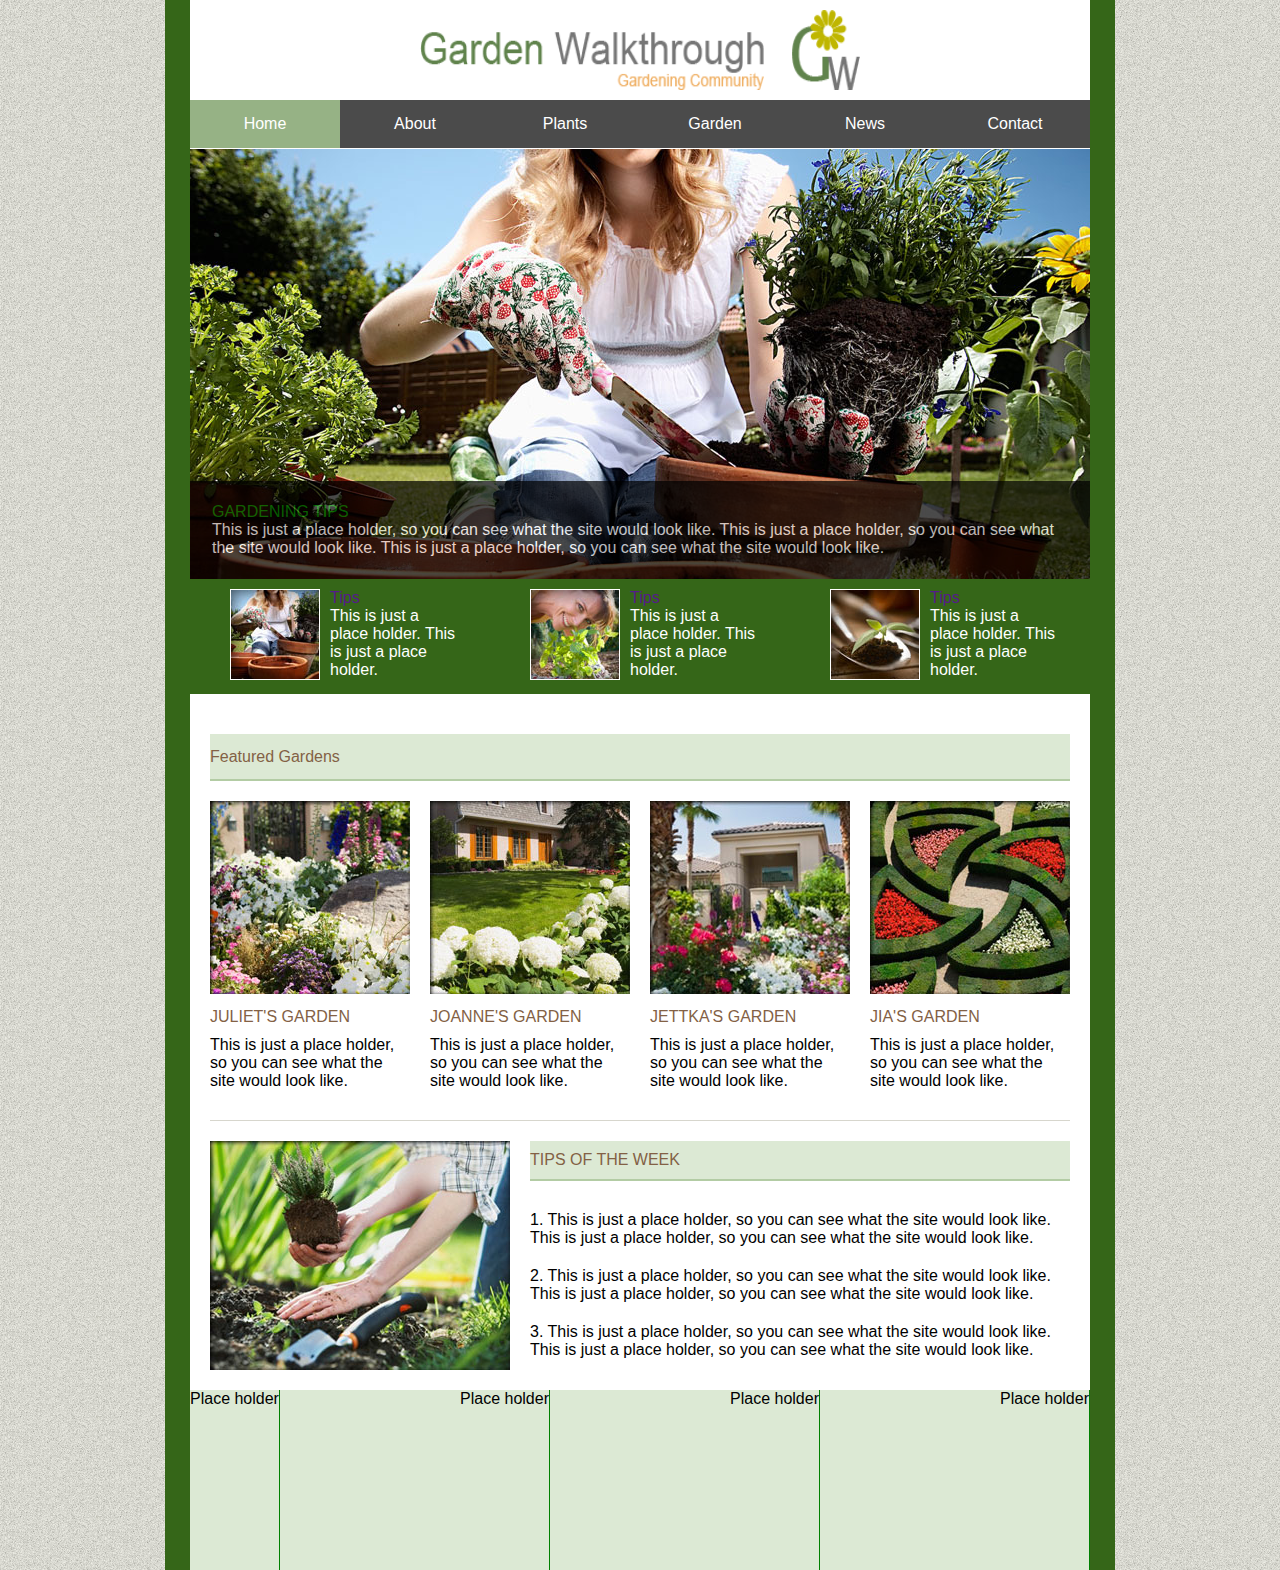
<file: garden template clone/index.html>
<!DOCTYPE html>
<html>
<head>
	<link rel="stylesheet" type="text/css" href="style.css">
	<title></title>
</head>
	<body>
		<div class="siteWrapper">
			<div class="pageWrapper">
				<header>
					<div class="logo">
						<img src="img/logo.png" height="80" width="440">
					</div>
					<nav>
						<li>
							<a href="">Home</a>
						</li>
						<li>
							<a href="">About</a>
						</li>
						<li>
							<a href="">Plants</a>
						</li>
						<li>
							<a href="">Garden</a>
						</li>
						<li>
							<a href="">News</a>
						</li>
						<li>
							<a href="">Contact</a>
						</li>
					</nav>
				</header>

				<section class="main">
					<div class="mainImg">
						<span>
							<h1>
								GARDENING TIPS
							</h1>
							<p>
								This is just a place holder, so you can see what the site would look like. This is just a place holder, so you can see what the site would look like. This is just a place holder, so you can see what the site would look like.
							</p>
						</span>
					</div><!-- mainImg -->

					<ul class="tips">
						<li>
							<a href="">
								<img src="img/gardening2.jpg">
							</a>
							
							<span>
							<a href="">
								<h4>Tips</h4>
							</a>
								<p>
									This is just a place holder. This is just a place holder.
								</p>
							</span>
						</li>

						<li>
							<a href="">
								<img src="img/gardening3.jpg">
							</a>
							
							<span>
								<a href="">
								<h4>Tips</h4>
							</a>
								<p>
									This is just a place holder. This is just a place holder.
								</p>
							</span>
						</li>


						<li>
							<a href="">
								<img src="img/gardening4.jpg">
							</a>
							
							<span>
							<a href="">
								<h4>Tips</h4>
							</a>
								<p>
									This is just a place holder. This is just a place holder.
								</p>
							</span>
						</li>
					</ul>
				</section>

				<section class="bottom-container">

					<div class="featured-gardens">
						<span class="title">
							<h1>Featured Gardens</h1>
						</span>

					<ul>
						<li>
							<a href="">
								<img src="img/garden1.jpg" alt="">
							</a>
							<span>
								<h1>JULIET'S GARDEN</h1>
								<p>This is just a place holder, so you can see what the site would look like.</p>
							</span>
						</li>

						<li>
							<a href="">
								<img src="img/garden2.jpg" alt="">
							</a>
							<span>
								<h1>JOANNE'S GARDEN</h1>
								<p>This is just a place holder, so you can see what the site would look like.</p>
							</span>
						</li>

						<li>
							<a href="">
								<img src="img/garden3.jpg" alt="">
							</a>
							<span>
								<h1>JETTKA'S GARDEN</h1>
								<p>This is just a place holder, so you can see what the site would look like.</p>
							</span>
						</li>


						<li>
							<a href="">
								<img src="img/garden4.jpg" alt="">
							</a>
							<span>
								<h1>JIA'S GARDEN</h1>
								<p>This is just a place holder, so you can see what the site would look like.</p>
							</span>
						</li>

					</ul>
					</div><!-- featured-gardens -->


					<div class="weekly-tips">
						
						<img src="img/gardening5.jpg">

							<div class="tip-content">	
							<h1>TIPS OF THE WEEK</h1>		
							<ul>
								<li>
									1. This is just a place holder, so you can see what the site would look like. This is just a place holder, so you can see what the site would look like.
								</li>

								<li>
									2. This is just a place holder, so you can see what the site would look like. This is just a place holder, so you can see what the site would look like.
								</li>

								<li>
									3. This is just a place holder, so you can see what the site would look like. This is just a place holder, so you can see what the site would look like.
								</li>

							</ul>		

						
						</div>

					</div><!-- weekly-tips -->
				</section>
				

				<footer>
					<div>Place holder</div>
					<div>Place holder</div>	
					<div>Place holder</div>
					<div>Place holder</div>
				</footer>


			</div><!-- pageWrapper -->
		</div><!-- siteWrapper -->
	</body>
</html>
</file>
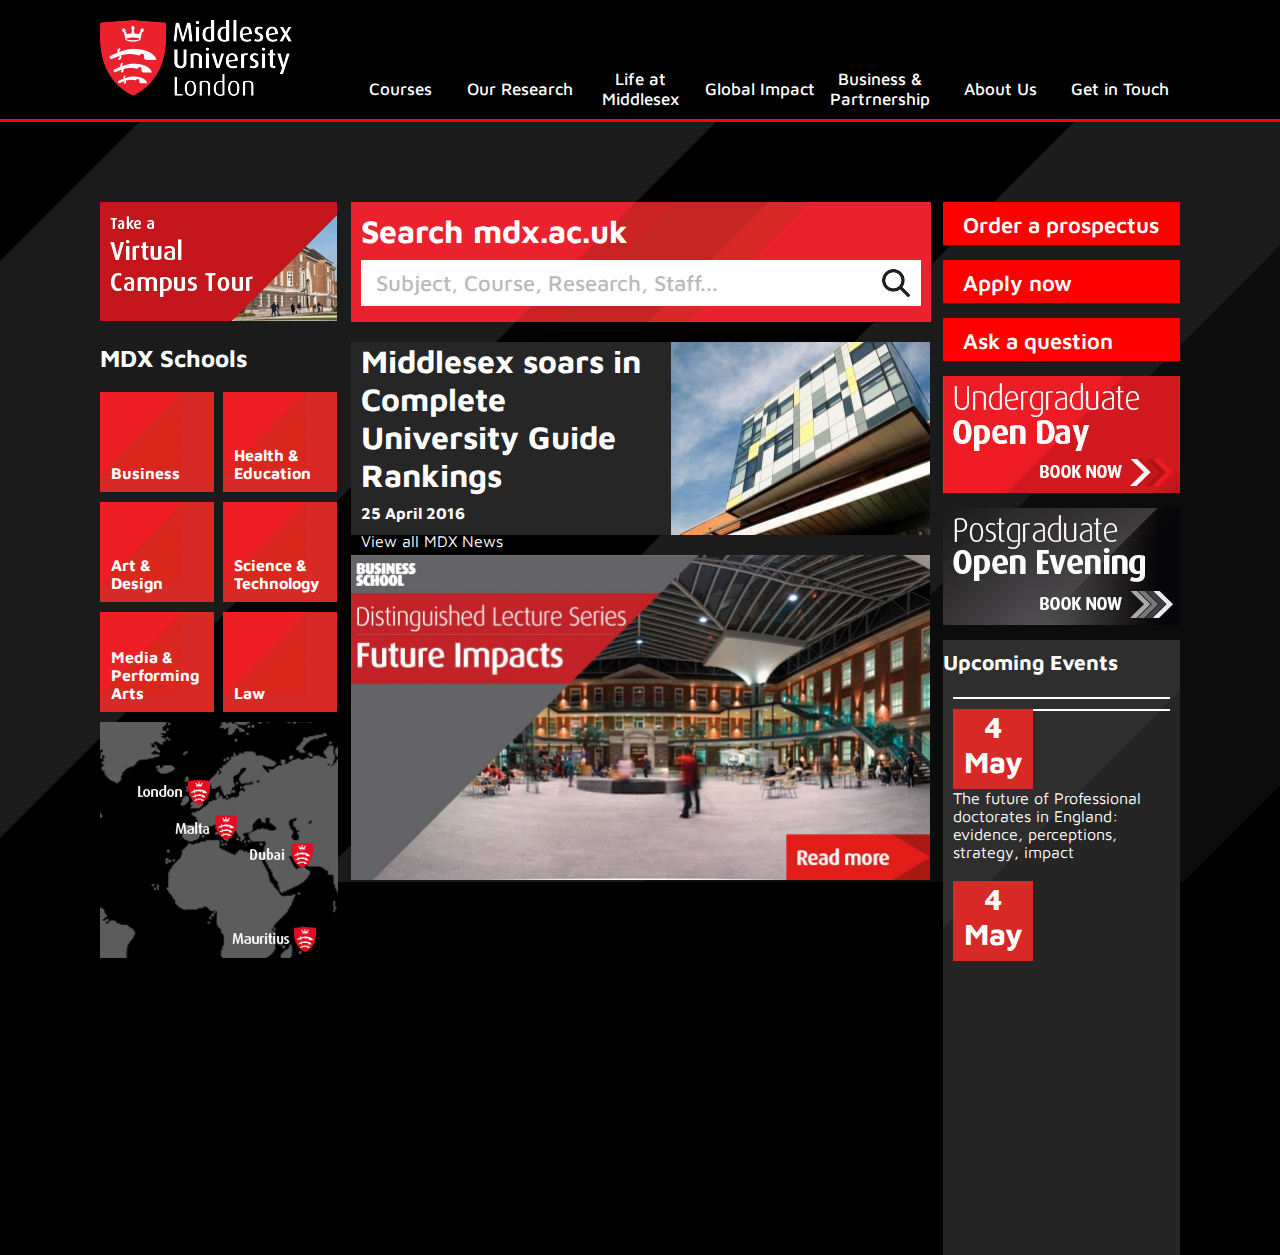
<file: mdx university/index.html>
<!DOCTYPE html>
<html>
<head>
	<title>Middlesex Univeristy London</title>
	<link rel="stylesheet" type="text/css" href="style.css">
	<link href='https://fonts.googleapis.com/css?family=Maven+Pro:400,500,700' rel='stylesheet' type='text/css'>
</head>
<body>
	<div class="mainWrapper">

		<header class="mainHeader">
			<div class="pageWrapper clearfix">
				<a class="headerLogo" href=""><img src="img/london-logo.png" alt=""></a>

			<nav class="headerNav">
				<ul>
					<li>
						<a href=""><span>Courses</span></a>
					</li>
					<li>
						<a href=""><span>Our Research</span></a>
					</li>
					<li>
						<a href=""><span>Life at Middlesex</span></a>
					</li>
					<li>
						<a href=""><span>Global Impact</span></a>
					</li>
					<li>
						<a href=""><span>Business & Partrnership</span></a>
					</li>
					<li>
						<a href=""><span>About Us</span></a>
					</li>
					<li>
						<a href=""><span>Get in Touch</span></a>
					</li>
				</ul>
				</nav>

			</div><!-- pageWrapper -->
		</header>

		<section class="pageWrapper mainSection">
			<aside class="leftSection clearfix ">
				<a href="" class="takeTour">
					<img src="img/CampusTour_banner.jpg" alt="">
				</a>


			<div class="schools">

				<h2>MDX Schools</h2>
				<ul class="mdxSchools clearfix">
					<li>
						<a href="">
						<span>Business</span>
						</a>
					</li>
					<li>
						<a href="">
						<span>Health &amp; Education</span>
						</a>
					</li>
					<li>
						<a href="">
						<span>Art &amp; Design</span>
						</a>
					</li>
					<li>
						<a href="">
						<span>Science &amp; Technology</span>
						</a>
					</li>
					<li>
						<a href="">
						<span>Media &amp; Performing Arts</span>
						</a>
					</li>
					<li>
						<a href="">
						<span>Law</span>
						</a>
					</li>
				</ul>
			</div><!-- schools -->

			<div class="locations"></div>


			</aside>



			<div class="middleSection">
				<div class="siteSearch">
				<h1>Search mdx.ac.uk</h1>
				<div class="searchBox clearfix">
					<input type="text" placeholder="Subject, Course, Research, Staff...">
					<input type="submit" value="">
					<!-- <img src="img/icon-block-search-submit.png" alt=""> -->
				</div>	
				</div><!-- siteSearch -->

				<div class="mdxNews">

				<div class="newsText clearfix">
				<a href="">
					<h1>Middlesex soars in Complete University Guide Rankings
					</h1>
				 </a>
					<h4>25 April 2016</h4>					
					<a href="">View all MDX News</a>
				</div><!-- newsText -->

					<div class="newsImg clearfix"></div>

				</div><!-- mdxNews -->

				<a href="">
					<img src="img/large_desktop.jpg" width="579" height="325" alt="">
				</a>

				

			</div><!-- middleSection -->




			<aside class="rightSection clearfix hoverEffect">

			<div class="cta">

			<ul>
				<li>
					<a href="">
						<span>Order a prospectus</span>
					</a>
				</li>
				<li>
					<a href="">
						<span>Apply now</span>
					</a>
				</li>
				<li>
					<a href="">
						<span>Ask a question</span>
					</a>
				</li>
			</ul>

			</div><!-- cta -->


				<a href="">
					<div class="undergradImg"></div>
				</a>
				
				<a href="">
					<div class="postgradImg"></div>
				</a>

			<div class="upcomingEvents">

				<h1>Upcoming Events</h1>

				<div class="mdxEvents clearfix">

				<hr>
					<ul>
						<li>
							<a href="">
								<span>4 May</span>
							</a>
							<span>
								The future of Professional doctorates in England: evidence, perceptions, strategy, impact
							</span>
						</li>

						<hr>

						<li>
							<a href="">
								<span>4 May</span>
							</a>
						</li>





					</ul>
				</div><!-- mdxEvents -->	

				
			</div><!-- upcomingEvents -->

			</aside>

		</section><!-- pageWrapper mainSection -->



		
	</div><!-- mainWrapper -->
</body>
</html>
</file>
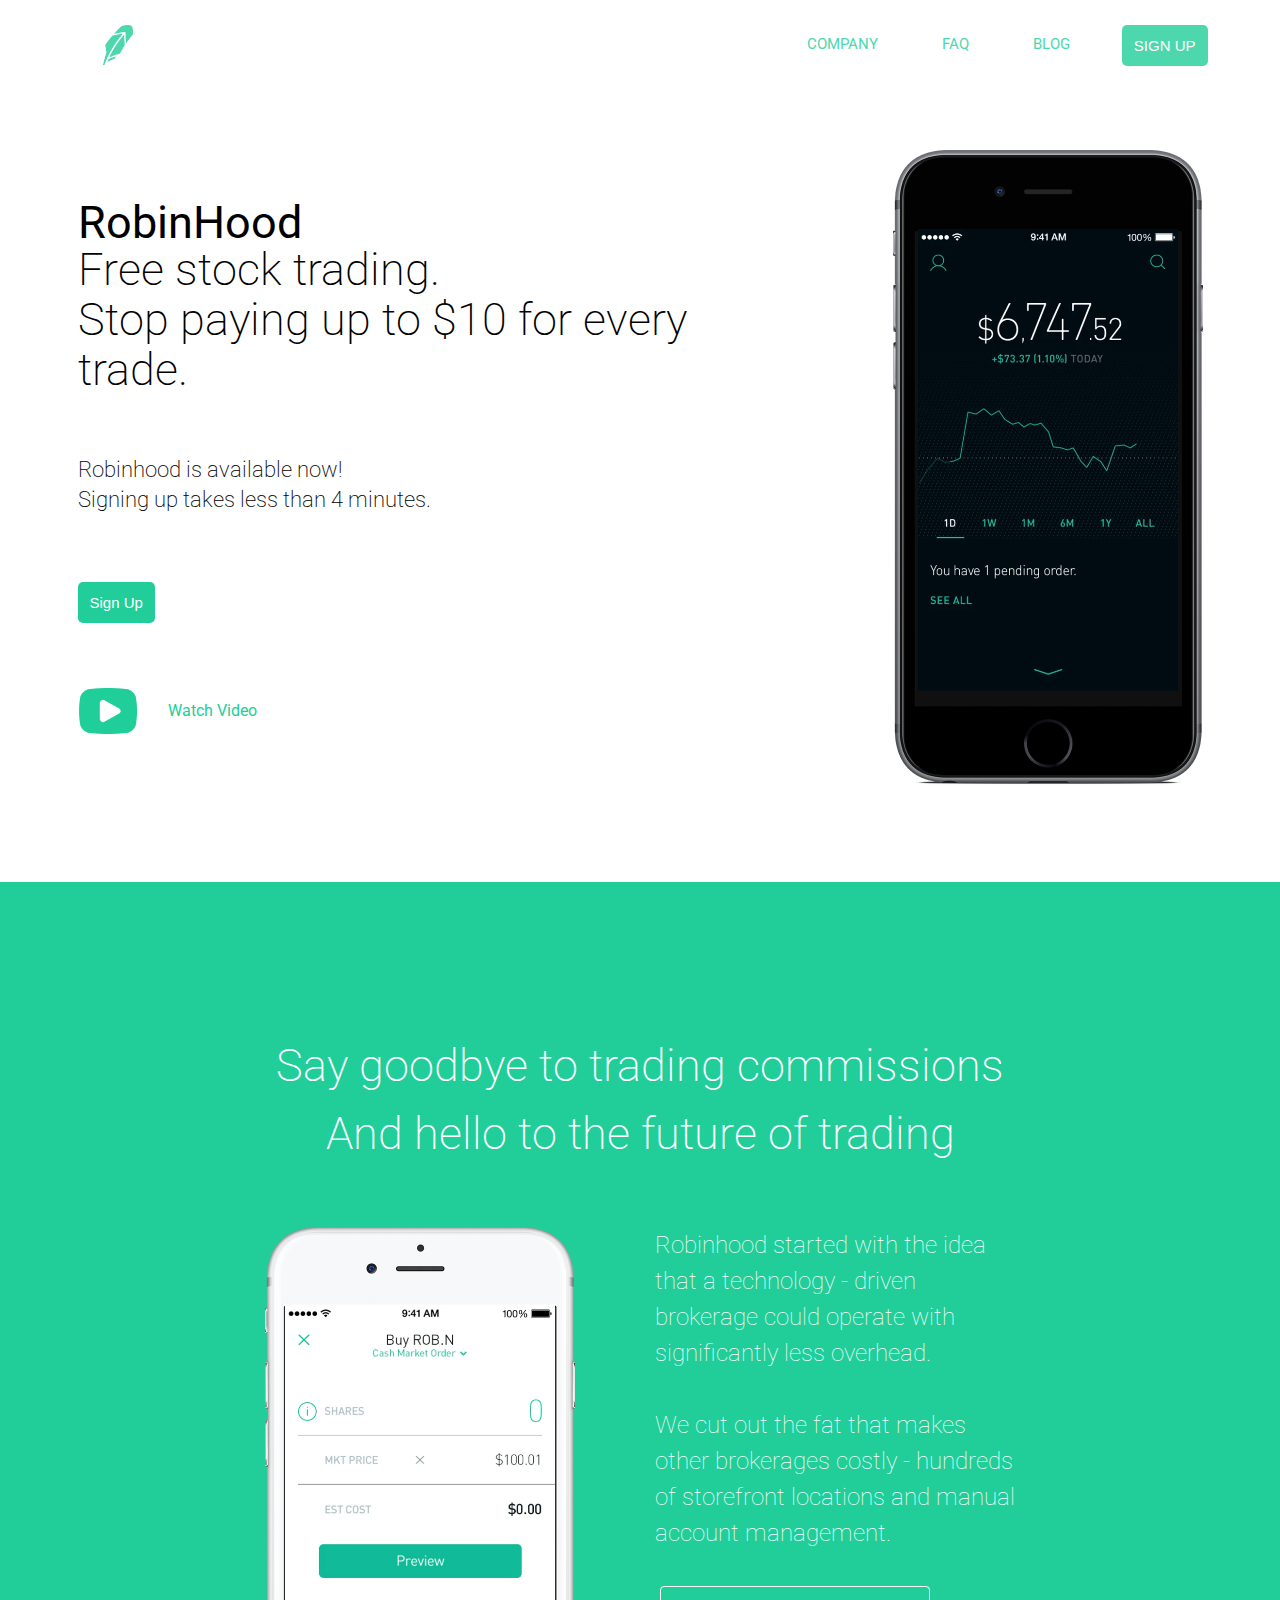
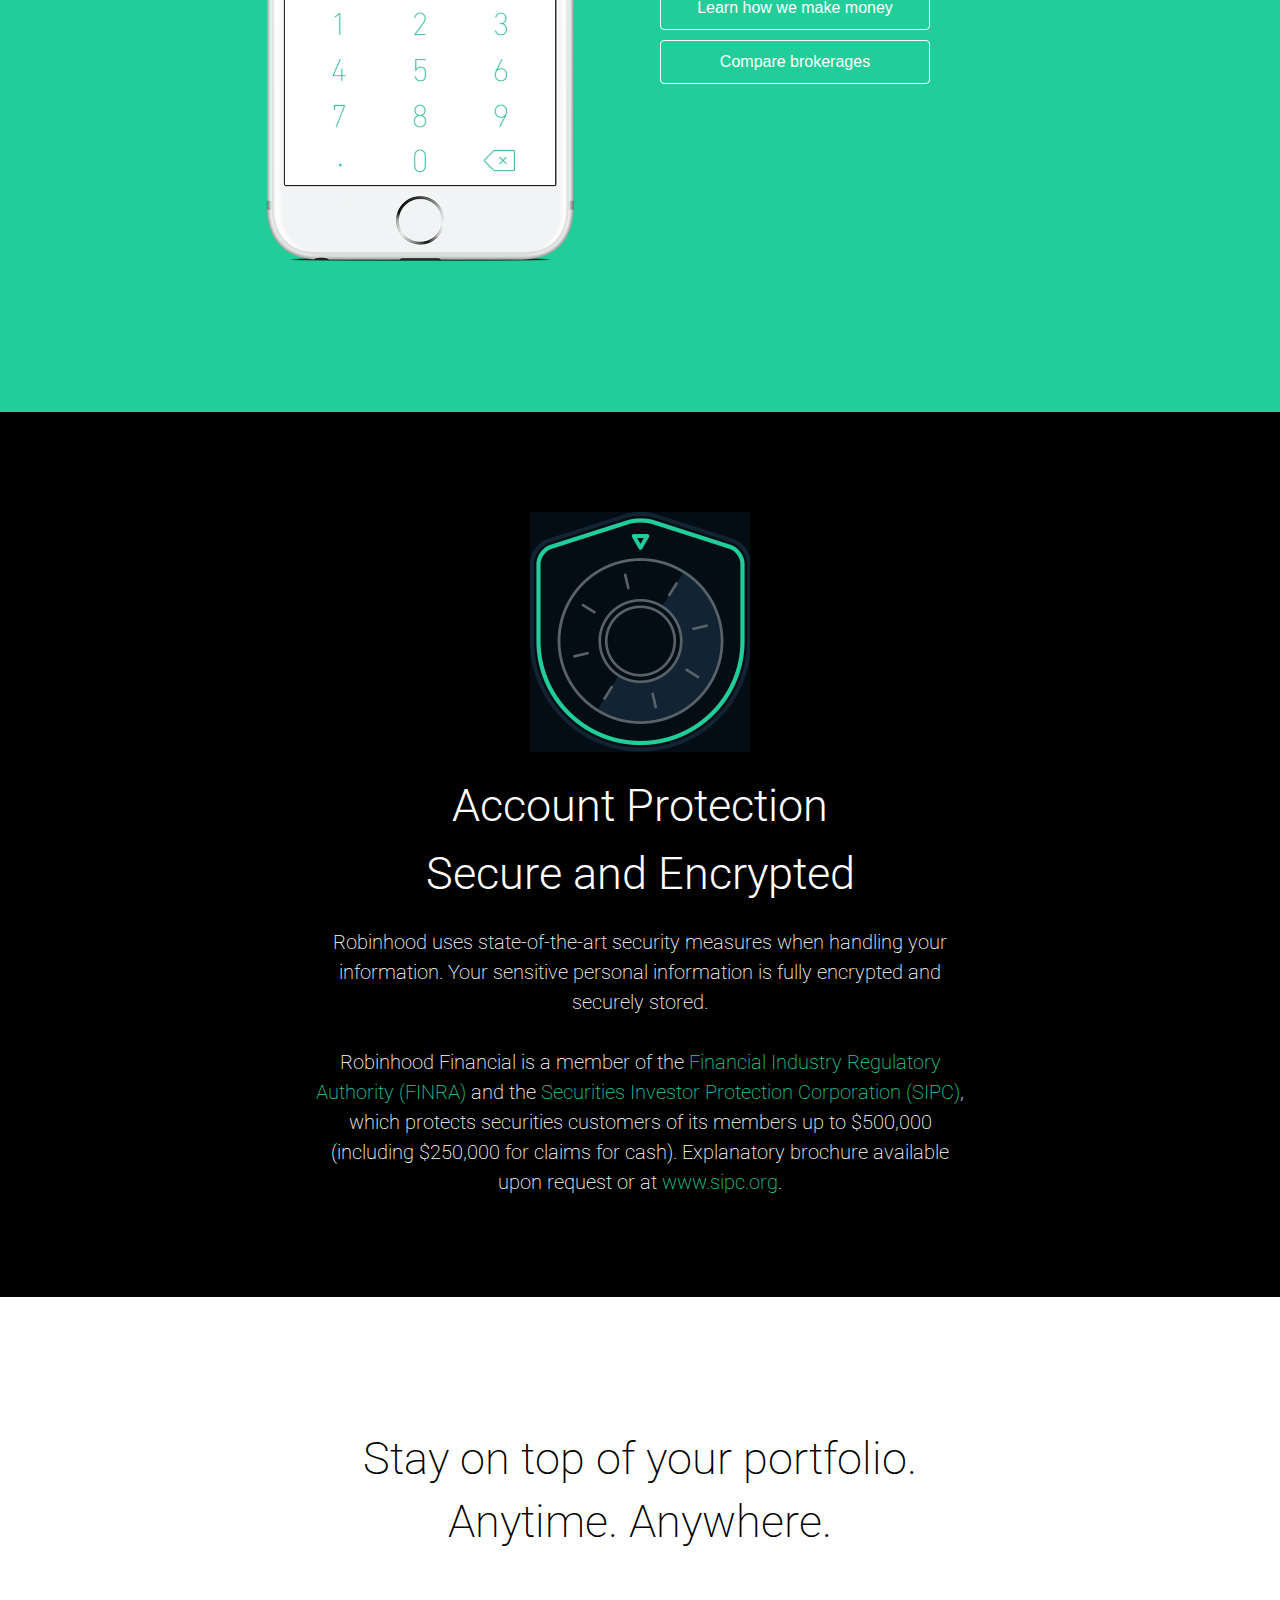
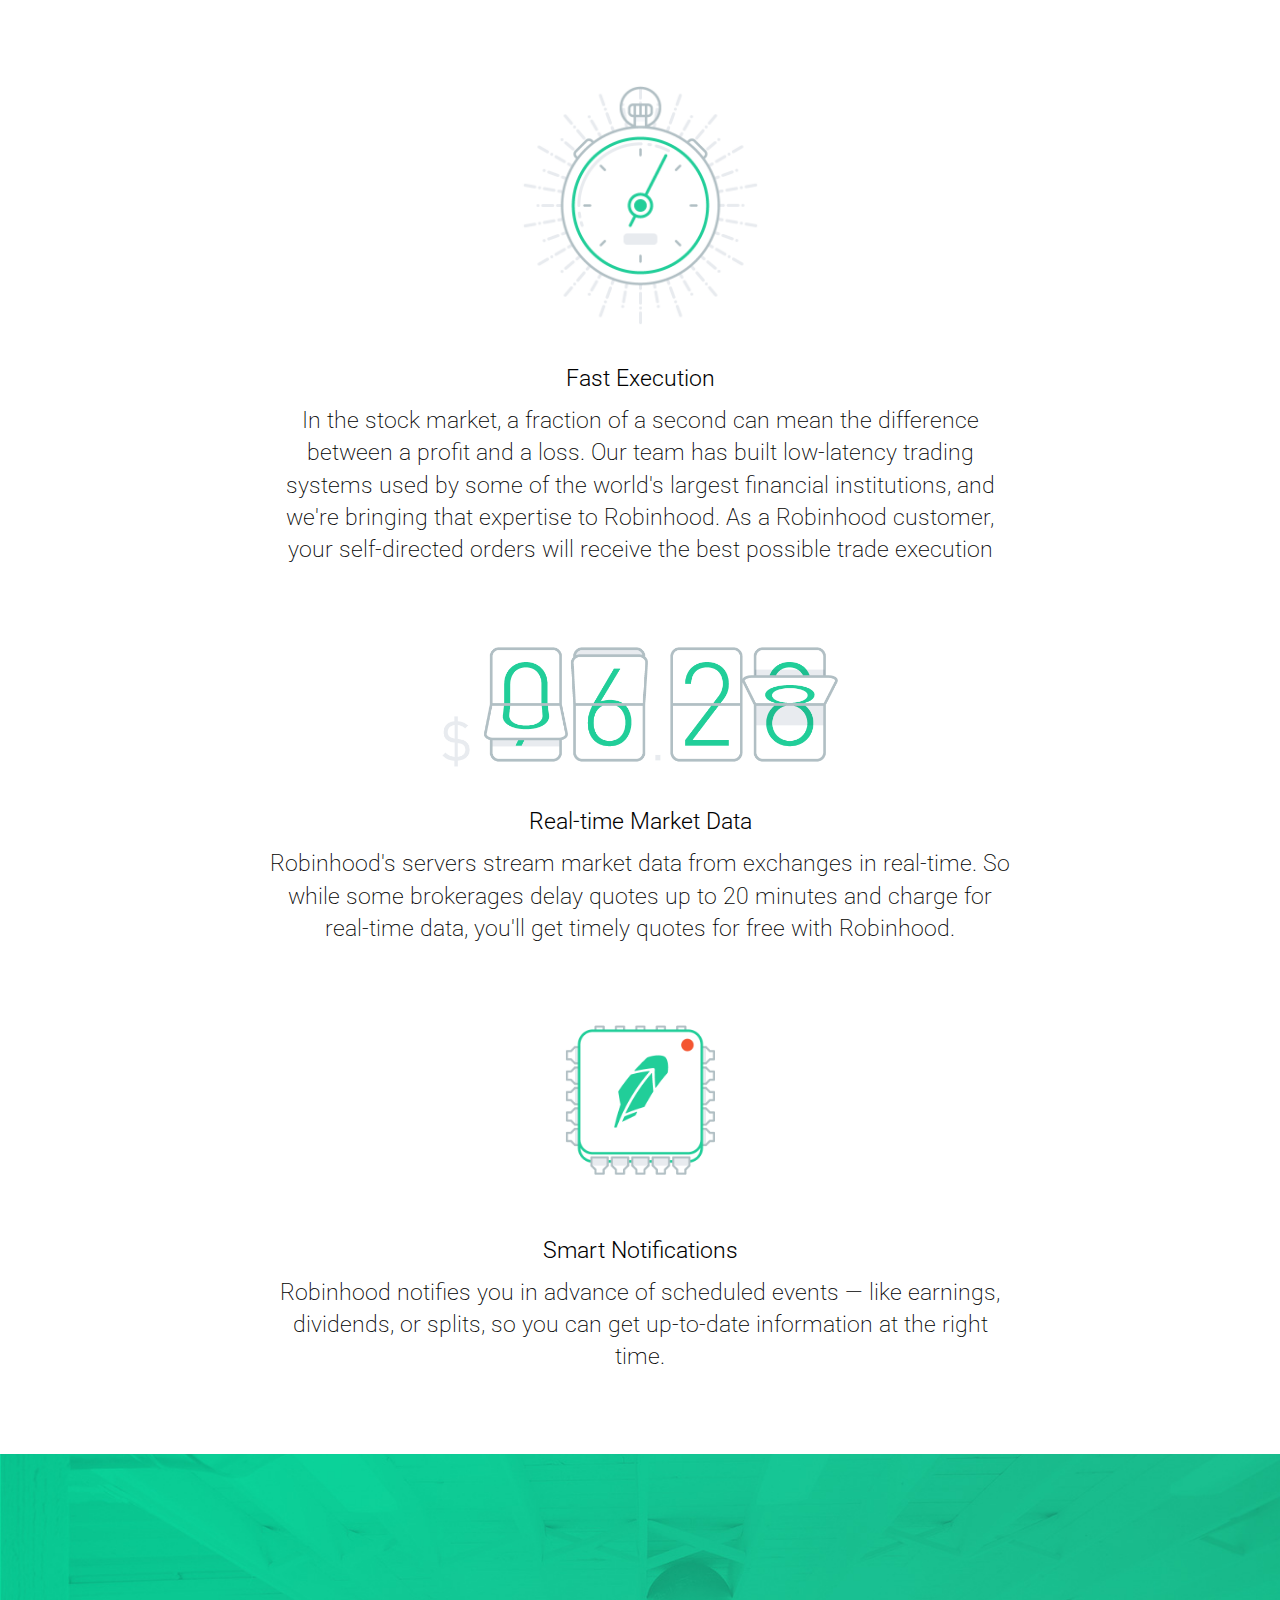
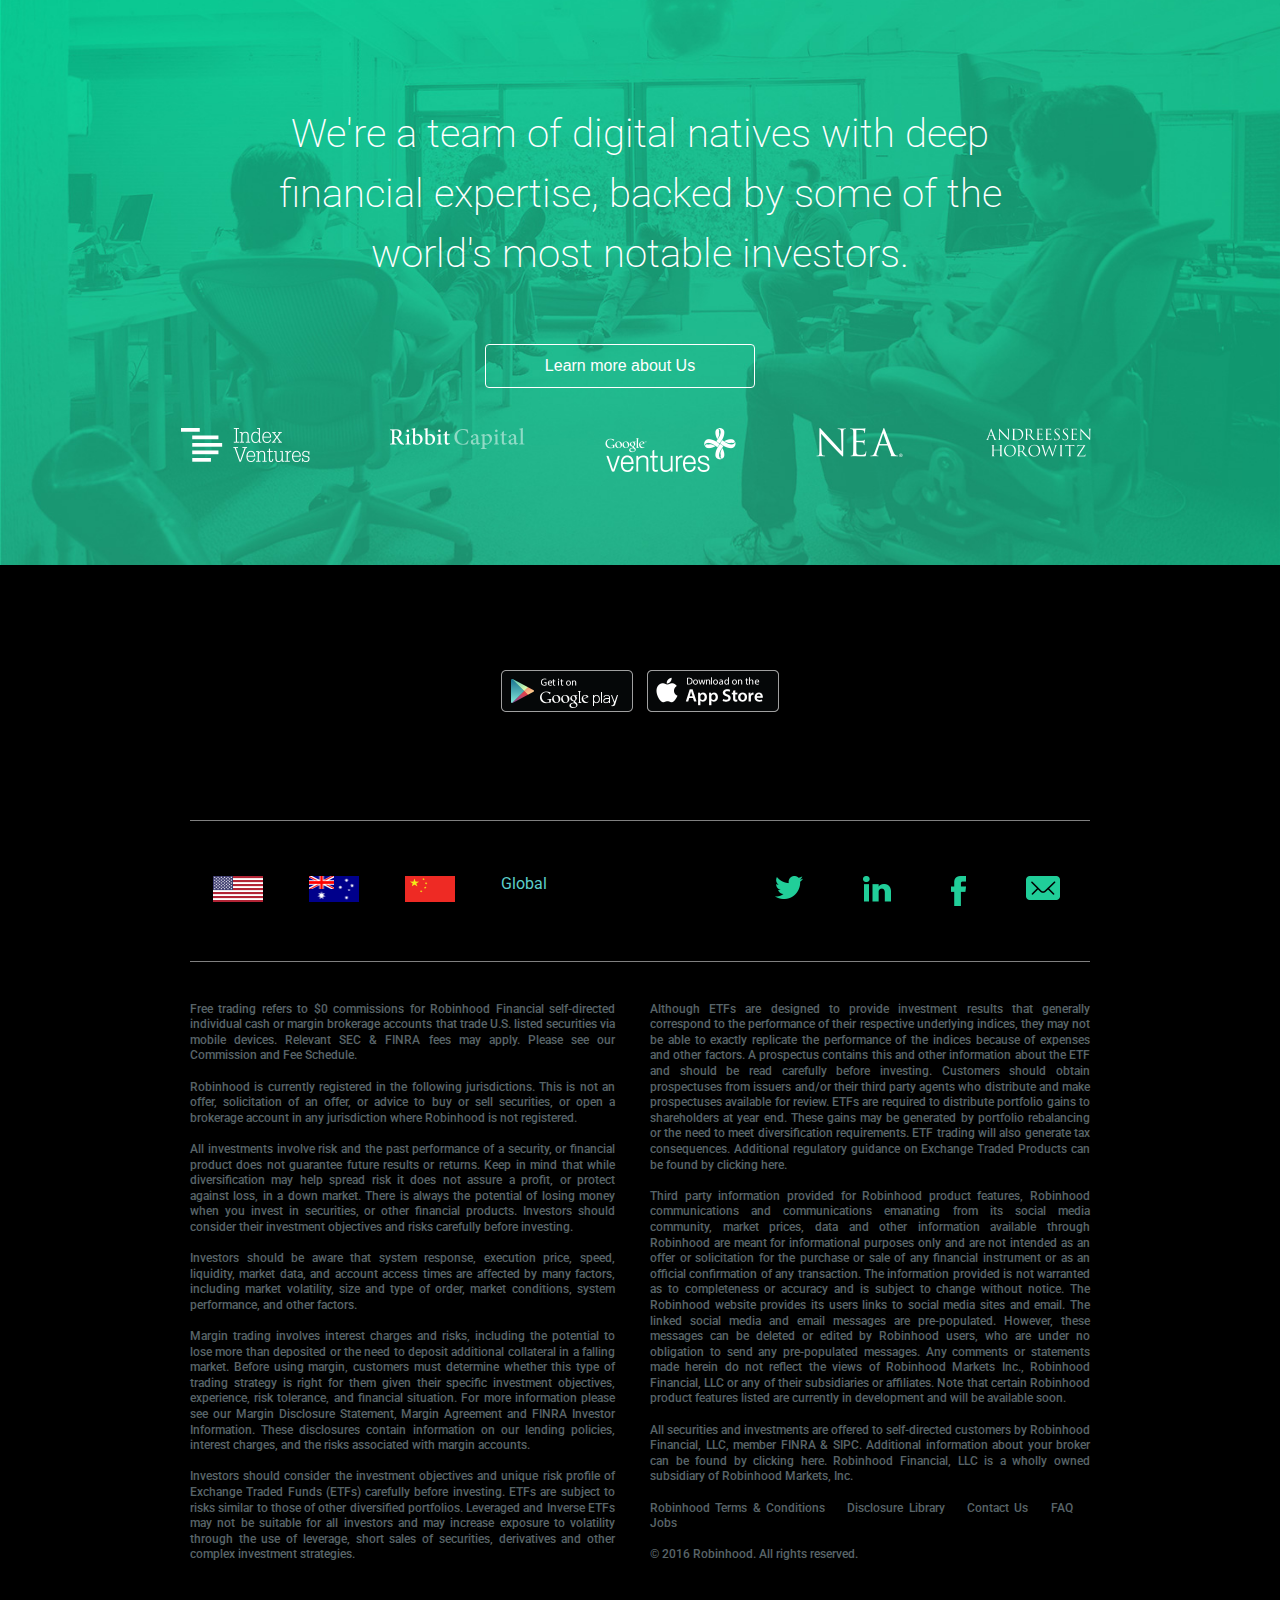
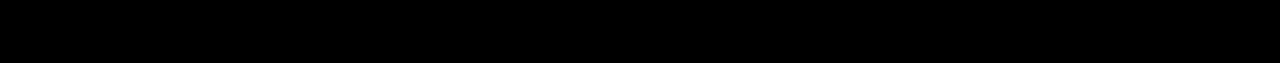
<file: Robinhood clone v2/index.html>
<!DOCTYPE html>
<html>
<head>
	<title>Robinhood - Free Stock Trading</title>
	<link rel="stylesheet" type="text/css" href="style.css">
	<link href='https://fonts.googleapis.com/css?family=Roboto:400,100,700,300' rel='stylesheet' type='text/css'>
	<script src="//localhost:35729/livereload.js"></script>

</head>
<body>
 

	<div class="mainWrapper">



		<div class="navContent"> 
			<div class="pageWrapper">
				<nav class="topNav">
				<div class="clearfix">
					<a class="logo"><img height="40" width="30"src="img/logo@2x.png"></a>
									
					<ul class="clearfix">
					<li>
						<a href="">COMPANY</a>
					</li>

						<li>
							<a href="">FAQ</a>
						</li>
						<li>
							<a href="">BLOG</a>
						</li>
						<li>
							<button class="signUp">SIGN UP</button>
						</li>
					</ul>	

				</div><!--  clearfix -->
			</nav> 
			</div> <!-- navWrapper -->
		</div> <!-- navContent -->


		<section class="intro">
			<div class="pageWrapper clearfix">
				<article class="introText">
					<h1>
						RobinHood
					</h1>
					<h2>
						Free stock trading. <br>
						Stop paying up to $10 for every trade.
					</h2>

					<h3>
						Robinhood is available now! <br>
						Signing up takes less than 4 minutes.
					</h3>

					<button class="signUp">Sign Up</button>


					<a href="#" class="watch">Watch Video</a>



				</article>
					
								
				<aside class="introAnimation">
		

					<video autoplay loop height="480" width='260'>
					<source src="img/home_animation_dark.mp4" type="video/mp4">

					<a href=""></a>

				</aside>
			</div> <!-- intro content -->
		</section>


		<section class="featureBlock clearfix">
			<div class="featureWrapper">
					

							<h1>
						Say goodbye to trading commissions <br>
						And hello to the future of trading 
					</h1>

							<div class="featureVideo">

								<video autoplay loop height="480" width='300'>
									<source src="img/trade_animation.mp4" type="video/mp4">
								</video>	

							</div> <!-- featureVideo -->
							<div class="brokerInfo">
									<h3> 
										Robinhood started with the idea that a technology - driven brokerage could operate with significantly less overhead. <br><br>

										We cut out the fat that makes other brokerages costly - hundreds of storefront locations and manual account management. 
									</h3>
									
									<button class='money'>
										Learn how we make money
									</button>
									<button class='brokerage'>
										Compare brokerages
									</button>
									
							</div> <!-- brokerInfo -->
					</div>
			</div><!-- feature block -->
		</section>


		<section class="securityFeature">
			<div class="featureWrapper">						
				<div class="copy">

						<div class="securityPic">
						</div>	

						<h1>Account Protection <br> Secure and Encrypted</h1>
							<p>
								Robinhood uses state-of-the-art security measures when handling your information. Your sensitive personal information is fully encrypted and securely stored. <br><br>

								Robinhood Financial is a member of the <a href="http://www.finra.org/">Financial Industry Regulatory Authority (FINRA)</a> and the <a href="http://www.sipc.org/">Securities Investor Protection Corporation (SIPC)</a>, which protects securities customers of its members up to $500,000 (including $250,000 for claims for cash). Explanatory brochure available upon request or at <a href="http://www.sipc.org/">www.sipc.org</a>.
							</p>
					</div> <!-- copy -->
			</div><!-- featureWrapper -->			
		</section>

		<section class="useCases">
			<div class="featureWrapper">
				<div class="useCaseExamples">
						<h1>
							Stay on top of your portfolio.<br>
							Anytime. Anywhere.
						</h1>	
					<div class="excecutionCase">
					 	<div class="executionImg">
						</div>
						<h3>
							Fast Execution
						</h3>
						<p>
							In the stock market, a fraction of a second can mean the difference between a profit and a loss. Our team has built low-latency trading systems used by some of the world's largest financial institutions, and we're bringing that expertise to Robinhood. As a Robinhood customer, your self-directed orders will receive the best possible trade execution
						</p>
					</div><!-- executionCase -->

					<div class="realTimeCase">
					 	<div class="realTimeImg">
						</div>
						<h3>
							Real-time Market Data 
						</h3>
						<p>
							Robinhood's servers stream market data from exchanges in real-time. So while some brokerages delay quotes up to 20 minutes and charge for real-time data, you'll get timely quotes for free with Robinhood. 
						</p>
					</div><!-- realTimeCase -->


					<div class="notificationCase">
					 	<div class="notificationImg">
						</div>
						<h3>
							Smart Notifications  
						</h3>
						<p>
							Robinhood notifies you in advance of scheduled events — like earnings, dividends, or splits, so you can get up-to-date information at the right time. 
						</p>
					</div><!-- notificationCase -->

				</div> <!-- useCaseExamples -->
			</div><!-- featureWrapper -->	
		</section>

		
		<section class="learnMore">
			
			<div class="featureWrapper">
				<div class="teamInfo">
				<h1>
					We're a team of digital natives with deep financial expertise, backed by some of the world's most notable investors. 
				</h1>
				
				<button>
					Learn more about Us
				</button>
			
				</div><!-- teamInfo -->
			
		</div><!-- featureWrapper -->


			<div class="investors clearfix">
				<ul class="investorLogo ">
					<li>
						<img height="34" width="130" src="img/Index@2x.png">
					</li>
					<li>
						<img height="21" width="135" src="img/RibbitCapital@2x.png">
					</li>
					<li>
						<img height="44" width="131" src="img/GoogleVentures@2x.png">
					</li>
					<li>
						<img height="29" width="88" src="img/NEA@2x.png">
					</li>
					<li>
						<img height="29" width="110" src="img/Andreessen@2x.png">
					</li>
				</ul>
			</div><!-- investors -->
			
		</section>				


		<footer>
			<div class="footerWrapper clearfix">

				<div class="phoneApp">
					<img width='132' height="42" src="img/google_play@2x.png">
					<img width='132' height="42" src="img/app_store@2x.png">
				</div><!-- phoneApp -->

				<div class="middle">
					<ul class="regions">
						<li class="highlight">
							Global
						</li>
						<li>
							<img width="50" height="26" src="img/cn@2x.png">
						</li>
						<li>
							<img width="50" height="26" src="img/au@2x.png">
						</li>
						<li>
							<img width="50" height="26"src="img/us@2x.png">
						</li>
					</ul>



					<ul class="social">
						<li>
							<img width="28" height="23"src="img/twitter@2x.png">
						</li>
						<li>
							<img width="28" height="26"src="img/linkedin@2x.png">
						</li>
						<li>
							<img width="15" height="30"src="img/facebook@2x.png">
						</li>
						<li>
							<img width="34" height="24"src="img/email@2x.png">
						</li>
					</ul>
				</div><!-- middle -->

				<div class="legalLeft">
					Free trading refers to $0 commissions for Robinhood Financial self-directed individual cash or margin brokerage accounts that trade U.S. listed securities via mobile devices. Relevant SEC & FINRA fees may apply. Please see our Commission and Fee Schedule. <br><br>

					Robinhood is currently registered in the following jurisdictions. This is not an offer, solicitation of an offer, or advice to buy or sell securities, or open a brokerage account in any jurisdiction where Robinhood is not registered. <br><br>

					All investments involve risk and the past performance of a security, or financial product does not guarantee future results or returns. Keep in mind that while diversification may help spread risk it does not assure a profit, or protect against loss, in a down market. There is always the potential of losing money when you invest in securities, or other financial products. Investors should consider their investment objectives and risks carefully before investing. <br><br>

					Investors should be aware that system response, execution price, speed, liquidity, market data, and account access times are affected by many factors, including market volatility, size and type of order, market conditions, system performance, and other factors. <br><br>

					Margin trading involves interest charges and risks, including the potential to lose more than deposited or the need to deposit additional collateral in a falling market. Before using margin, customers must determine whether this type of trading strategy is right for them given their specific investment objectives, experience, risk tolerance, and financial situation. For more information please see our Margin Disclosure Statement, Margin Agreement and FINRA Investor Information. These disclosures contain information on our lending policies, interest charges, and the risks associated with margin accounts. <br><br>

					Investors should consider the investment objectives and unique risk profile of Exchange Traded Funds (ETFs) carefully before investing. ETFs are subject to risks similar to those of other diversified portfolios. Leveraged and Inverse ETFs may not be suitable for all investors and may increase exposure to volatility through the use of leverage, short sales of securities, derivatives and other complex investment strategies. 
				</div>

				<div class="legalRight">
					Although ETFs are designed to provide investment results that generally correspond to the performance of their respective underlying indices, they may not be able to exactly replicate the performance of the indices because of expenses and other factors. A prospectus contains this and other information about the ETF and should be read carefully before investing. Customers should obtain prospectuses from issuers and/or their third party agents who distribute and make prospectuses available for review. ETFs are required to distribute portfolio gains to shareholders at year end. These gains may be generated by portfolio rebalancing or the need to meet diversification requirements. ETF trading will also generate tax consequences. Additional regulatory guidance on Exchange Traded Products can be found by clicking here. <br><br>

					Third party information provided for Robinhood product features, Robinhood communications and communications emanating from its social media community, market prices, data and other information available through Robinhood are meant for informational purposes only and are not intended as an offer or solicitation for the purchase or sale of any financial instrument or as an official confirmation of any transaction. The information provided is not warranted as to completeness or accuracy and is subject to change without notice. The Robinhood website provides its users links to social media sites and email. The linked social media and email messages are pre-populated. However, these messages can be deleted or edited by Robinhood users, who are under no obligation to send any pre-populated messages. Any comments or statements made herein do not reflect the views of Robinhood Markets Inc., Robinhood Financial, LLC or any of their subsidiaries or affiliates. Note that certain Robinhood product features listed are currently in development and will be available soon. <br><br>

					All securities and investments are offered to self-directed customers by Robinhood Financial, LLC, member FINRA & SIPC. Additional information about your broker can be found by clicking here. Robinhood Financial, LLC is a wholly owned subsidiary of Robinhood Markets, Inc. <br><br>

					Robinhood Terms & Conditions   Disclosure Library   Contact Us   FAQ   Jobs <br><br>

					© 2016 Robinhood. All rights reserved. 

				</div>

			</div><!-- footerWrapper -->
		</footer>
	 </div> <!-- mainWrapper -->
</body>
</html>
</file>
<file: garden template clone/style.css>
html, body, div, span, applet, object, iframe,
h1, h2, h3, h4, h5, h6, p, blockquote, pre,
a, abbr, acronym, address, big, cite, code,
del, dfn, em, img, ins, kbd, q, s, samp,
small, strike, strong, sub, sup, tt, var,
b, u, i, center,
dl, dt, dd, ol, ul, li,
fieldset, form, label, legend,
table, caption, tbody, tfoot, thead, tr, th, td,
article, aside, canvas, details, embed, 
figure, figcaption, footer, header, hgroup, 
menu, nav, output, ruby, section, summary,
time, mark, audio, video {
  margin: 0;
  padding: 0;
  border: 0;
  font-size: 100%;
  font: inherit;
  vertical-align: baseline;
}



ul, li , a {
  text-decoration: none;
  list-style: none;
  margin: 0;
  padding: 0;
}



body {
  background: url("img/bg-body.jpg") repeat;
  font-family: Arial;
   display: -webkit-box;   /* OLD: Safari,  iOS, Android browser, older WebKit browsers.  */
   display: -moz-box;      /* OLD: Firefox (buggy) */
   display: -ms-flexbox;   /* MID: IE 10 */
   display: -webkit-flex;  /* NEW, Chrome 21–28, Safari 6.1+ */
   display: flex;          /* NEW: IE11, Chrome 29+, Opera 12.1+, Firefox 22+ */

   -webkit-box-align: center; -moz-box-align: center; /* OLD… */
   -ms-flex-align: center; /* You know the drill now… */
   -webkit-align-items: center;
   align-items: center;

   -webkit-box-pack: center; -moz-box-pack: center;
   -ms-flex-pack: center;
   -webkit-justify-content: center;
   justify-content: center;

   margin: 0;
   height: 100%;
   width: 100% /* needed for Firefox */
}

.siteWrapper {
  width: 950px;
  background-color: #356618;
  /*height: 1000px;*/
}

.pageWrapper {
  width: 900px;
  margin: auto;
}

header .logo {
  padding: 10px 0;
  background-color: white;
  display: flex;
  justify-content: center;
}

header nav {
  display: flex;
  margin: 0;
  align-content: flex-start;
}

header nav li  a {
   color: white;
}

header  nav li  {
  background-color: #4B4B4B;
  padding: 15px;
  text-decoration: none;
  color: white;
  display: inline-flex;  
  justify-content: center;
  flex: 1;
  border-bottom: 1px solid white;
  }


header nav li:first-child {
  background: #96B285;

}

header nav li:hover {
  background: #DAEAD0;

}

section .mainImg {
  background: url("img/gardening1.jpg") no-repeat;
  width: auto;
  height: 430px;
  display: inline-flex;
  align-items: flex-end;
  
}

.mainImg span {
  background-color: black;
  opacity: .7;
  color: white;
  padding: 22px;

}

.mainImg span h1 {
  color: green;
}

.main .tips {
  display: flex;
  justify-content: space-around;
}

.main ul li  {
  display: flex;
  color: white;
}

.main ul img {
  border: 1px solid white;
  margin: 10px;
}

.main .tips h4 {
  padding-top: 10px;
  display: flex;

  order: 1;
}

.main .tips span {
width: 130px;
}

.bottom-container {
  background-color: white;
  padding: 20px;


}

.featured-gardens {
  border-bottom: 1px solid #D7D6CD;
  padding-bottom: 30px;
}

.bottom-container .featured-gardens .title{
  background-color: #DCE9D4;
  width: 860px;
  height: 45px;
  border-bottom: 2px solid #B3CCA4;
  display: inline-flex;
  align-items: center;
  color: #836145;
  margin: 20px 0px;
  
}

.bottom-container .featured-gardens ul {
  display: flex;
  justify-content: space-between;
}



.bottom-container .featured-gardens ul span {
  display: flex;
  width: 200px;
  flex-wrap: wrap;
}

.bottom-container .featured-gardens ul span h1 {
  color: #836145;
  margin: 10px 0px;  
}

.bottom-container .weekly-tips {
  margin-top: 20px;
  display: flex;


}

.bottom-container .weekly-tips img {
  margin-right: 20px;
}

.bottom-container .weekly-tips .tip-content h1{
  width: 100%;
  padding: 10px 0;
  background-color: green;
  color: #836145;
  background-color: #DCE9D4;
  border-bottom: 2px solid #B3CCA4;
  margin-bottom: 20px;
}

.bottom-container .weekly-tips .tip-content ul {
  display: flex;
  flex-direction: column;
}

.bottom-container .weekly-tips .tip-content li {
  padding: 10px 0px;
}

footer {
  width: 100%;
  height: 180px;
  background-color: #DCE9D4;
  display: flex;
  justify-content: space-between;

}

footer div {
  border-right: 1px solid green;
}
</file>
<file: mdx university/style.css>
/*! normalize.css v4.1.1 | MIT License | github.com/necolas/normalize.css */

/**
 * 1. Change the default font family in all browsers (opinionated).
 * 2. Prevent adjustments of font size after orientation changes in IE and iOS.
 */

html {
  font-family: sans-serif; /* 1 */
  -ms-text-size-adjust: 100%; /* 2 */
  -webkit-text-size-adjust: 100%; /* 2 */
}

/**
 * Remove the margin in all browsers (opinionated).
 */

body {
  margin: 0;
}

/* HTML5 display definitions
   ========================================================================== */

/**
 * Add the correct display in IE 9-.
 * 1. Add the correct display in Edge, IE, and Firefox.
 * 2. Add the correct display in IE.
 */

article,
aside,
details, /* 1 */
figcaption,
figure,
footer,
header,
main, /* 2 */
menu,
nav,
section,
summary { /* 1 */
  display: block;
}

/**
 * Add the correct display in IE 9-.
 */

audio,
canvas,
progress,
video {
  display: inline-block;
}

/**
 * Add the correct display in iOS 4-7.
 */

audio:not([controls]) {
  display: none;
  height: 0;
}

/**
 * Add the correct vertical alignment in Chrome, Firefox, and Opera.
 */

progress {
  vertical-align: baseline;
}

/**
 * Add the correct display in IE 10-.
 * 1. Add the correct display in IE.
 */

template, /* 1 */
[hidden] {
  display: none;
}

/* Links
   ========================================================================== */

/**
 * 1. Remove the gray background on active links in IE 10.
 * 2. Remove gaps in links underline in iOS 8+ and Safari 8+.
 */

a {
  background-color: transparent; /* 1 */
  -webkit-text-decoration-skip: objects; /* 2 */
}

/**
 * Remove the outline on focused links when they are also active or hovered
 * in all browsers (opinionated).
 */

a:active,
a:hover {
  outline-width: 0;
}

/* Text-level semantics
   ========================================================================== */

/**
 * 1. Remove the bottom border in Firefox 39-.
 * 2. Add the correct text decoration in Chrome, Edge, IE, Opera, and Safari.
 */

abbr[title] {
  border-bottom: none; /* 1 */
  text-decoration: underline; /* 2 */
  text-decoration: underline dotted; /* 2 */
}

/**
 * Prevent the duplicate application of `bolder` by the next rule in Safari 6.
 */

b,
strong {
  font-weight: inherit;
}

/**
 * Add the correct font weight in Chrome, Edge, and Safari.
 */

b,
strong {
  font-weight: bolder;
}

/**
 * Add the correct font style in Android 4.3-.
 */

dfn {
  font-style: italic;
}

/**
 * Correct the font size and margin on `h1` elements within `section` and
 * `article` contexts in Chrome, Firefox, and Safari.
 */

h1 {
  font-size: 2em;
  margin: .637em 0;
}

/**
 * Add the correct background and color in IE 9-.
 */

mark {
  background-color: #ff0;
  color: #000;
}

/**
 * Add the correct font size in all browsers.
 */

small {
  font-size: 80%;
}

/**
 * Prevent `sub` and `sup` elements from affecting the line height in
 * all browsers.
 */

sub,
sup {
  font-size: 75%;
  line-height: 0;
  position: relative;
  vertical-align: baseline;
}

sub {
  bottom: -0.25em;
}

sup {
  top: -0.5em;
}

/* Embedded content
   ========================================================================== */

/**
 * Remove the border on images inside links in IE 10-.
 */

img {
  border-style: none;
}

/**
 * Hide the overflow in IE.
 */

svg:not(:root) {
  overflow: hidden;
}

/* Grouping content
   ========================================================================== */

/**
 * 1. Correct the inheritance and scaling of font size in all browsers.
 * 2. Correct the odd `em` font sizing in all browsers.
 */

code,
kbd,
pre,
samp {
  font-family: monospace, monospace; /* 1 */
  font-size: 1em; /* 2 */
}

/**
 * Add the correct margin in IE 8.
 */

figure {
  margin: 1em 40px;
}

/**
 * 1. Add the correct box sizing in Firefox.
 * 2. Show the overflow in Edge and IE.
 */

hr {
  box-sizing: content-box; /* 1 */
  height: 0; /* 1 */
  overflow: visible; /* 2 */
}

/* Forms
   ========================================================================== */

/**
 * 1. Change font properties to `inherit` in all browsers (opinionated).
 * 2. Remove the margin in Firefox and Safari.
 */

button,
input,
select,
textarea {
  font: inherit; /* 1 */
  margin: 0; /* 2 */
}

/**
 * Restore the font weight unset by the previous rule.
 */

optgroup {
  font-weight: bold;
}

/**
 * Show the overflow in IE.
 * 1. Show the overflow in Edge.
 */

button,
input { /* 1 */
  overflow: visible;
}

/**
 * Remove the inheritance of text transform in Edge, Firefox, and IE.
 * 1. Remove the inheritance of text transform in Firefox.
 */

button,
select { /* 1 */
  text-transform: none;
}

/**
 * 1. Prevent a WebKit bug where (2) destroys native `audio` and `video`
 *    controls in Android 4.
 * 2. Correct the inability to style clickable types in iOS and Safari.
 */

button,
html [type="button"], /* 1 */
[type="reset"],
[type="submit"] {
  -webkit-appearance: button; /* 2 */
}

/**
 * Remove the inner border and padding in Firefox.
 */

button::-moz-focus-inner,
[type="button"]::-moz-focus-inner,
[type="reset"]::-moz-focus-inner,
[type="submit"]::-moz-focus-inner {
  border-style: none;
  padding: 0;
}

/**
 * Restore the focus styles unset by the previous rule.
 */

button:-moz-focusring,
[type="button"]:-moz-focusring,
[type="reset"]:-moz-focusring,
[type="submit"]:-moz-focusring {
  outline: 1px dotted ButtonText;
}

/**
 * Change the border, margin, and padding in all browsers (opinionated).
 */

fieldset {
  border: 1px solid #c0c0c0;
  margin: 0 2px;
  padding: 0.35em 0.625em 0.75em;
}

/**
 * 1. Correct the text wrapping in Edge and IE.
 * 2. Correct the color inheritance from `fieldset` elements in IE.
 * 3. Remove the padding so developers are not caught out when they zero out
 *    `fieldset` elements in all browsers.
 */

legend {
  box-sizing: border-box; /* 1 */
  color: inherit; /* 2 */
  display: table; /* 1 */
  max-width: 100%; /* 1 */
  padding: 0; /* 3 */
  white-space: normal; /* 1 */
}

/**
 * Remove the default vertical scrollbar in IE.
 */

textarea {
  overflow: auto;
}

/**
 * 1. Add the correct box sizing in IE 10-.
 * 2. Remove the padding in IE 10-.
 */

[type="checkbox"],
[type="radio"] {
  box-sizing: border-box; /* 1 */
  padding: 0; /* 2 */
}

/**
 * Correct the cursor style of increment and decrement buttons in Chrome.
 */

[type="number"]::-webkit-inner-spin-button,
[type="number"]::-webkit-outer-spin-button {
  height: auto;
}

/**
 * 1. Correct the odd appearance in Chrome and Safari.
 * 2. Correct the outline style in Safari.
 */

[type="search"] {
  -webkit-appearance: textfield; /* 1 */
  outline-offset: -2px; /* 2 */
}

/**
 * Remove the inner padding and cancel buttons in Chrome and Safari on OS X.
 */

[type="search"]::-webkit-search-cancel-button,
[type="search"]::-webkit-search-decoration {
  -webkit-appearance: none;
}

/**
 * Correct the text style of placeholders in Chrome, Edge, and Safari.
 */

::-webkit-input-placeholder {
  color: inherit;
  opacity: 0.54;
}

/**
 * 1. Correct the inability to style clickable types in iOS and Safari.
 * 2. Change font properties to `inherit` in Safari.
 */

::-webkit-file-upload-button {
  -webkit-appearance: button; /* 1 */
  font: inherit; /* 2 */
}

/* Unordered List / li / link tag
   ========================================================================== */

ol, ul {
  list-style: none;
}

a {
  text-decoration: none;
}

.clearfix:after {
     visibility: hidden;
     display: block;
     font-size: 0;
     content: " ";
     clear: both;
     height: 0;
     }
.clearfix { display: inline-block; }
/* start commented backslash hack \*/
* html .clearfix { height: 1%; }
.clearfix { display: block; }
/* close commented backslash hack */


body {
  background-image: url('img/bg-body-home.png');
  background-repeat: no-repeat;
  background-color: black;
  font-family: 'Maven Pro', sans-serif;
  color: white;
}

.mainHeader {
  background: black;
  border-bottom: 3px solid red;


}

.pageWrapper {
  width: 1080px;
  margin: 0 auto;

}

.mainHeader .headerLogo {
  display: block;
  float: left;
  margin: 20px 0;
}

.mainHeader .headerNav {
  float: right;
}

.mainHeader .headerNav ul {
  margin-top: 59px;
  background: red;
}

.mainHeader .headerNav ul li {
  float: left;
}

.mainHeader .headerNav ul li a {
  display: table;
  font-weight: 500; 
  font-size: 17px;
  color: white;
  display: block;
  text-align: center;
}

.mainHeader .headerNav ul li a span {
  display: table-cell;
  vertical-align: middle;
  height: 60px;
  width: 120px; 

}

.mainHeader .headerNav ul li a:hover {
  text-decoration: underline;
  background: white;
  color: black;
}




.mainSection {
  margin-top: 80px;
  /*background-color: yellow;*/
}


/*left section*/


.leftSection {
  width: 237.91px;
  height: 761px;
  /*background-color: grey;*/
  float: left;
}

.takeTour {
  display: block;
}


.mdxSchools {
  padding: 0;
  margin: 0;
}


.mdxSchools li {
  float: left;
  margin-bottom: 10px;
}

.mdxSchools li:nth-child(even) {
  margin-left: 9px;
}


.mdxSchools li a {
    position: relative;
    width: 114px;
    height: 100px;
    padding: 0;
    background: #d72a27;
    background-image: url('img/bg-mdx-schools.png');
    background-repeat: no-repeat;
    display: block;
}

.mdxSchools li a span {
    position: absolute;
    left: 1px;
    bottom: 0;
    margin: 10px;
    color: white;
    font-weight: 700;


}

.mdxSchools li a span:hover {
  text-decoration: underline;
}


.locations  {
  background: url("img/map.png") -244px no-repeat;
  width: auto;
  height: 236px;
  overflow: hidden;
  /*background-position: center 10px top -10px; */
}




/*middle section*/

.mainSection .middleSection {
  width: 580px;
  /*height: 761px;*/
  /*background-color: blue;*/
  float: left;
  margin-left: 13px;
}


.siteSearch {
  background-image: url('img/bg-block-site-search.png');
  width: auto;
  height: 100px;
  display: block;
  padding: 10px;
}

.siteSearch h1 {
  margin: 0;
  margin-bottom: 10px;
}

.searchBox {
    height: 46px;
    background-color: white;
    display: block;
    margin: 0;
}

.searchBox input[type="text"] {
  border: none;
  color: grey;
  font-weight: 500;
  font-size: 22px;
  height: 100%;
  padding: 0 15px;
  width: 450px;
  float: left;
  display: block;

}

.searchBox input[type="submit"] {
  border: none;
  background: none;
  background-image: url("img/icon-block-search-submit.png");
  background-repeat: no-repeat;
  background-position: center;
  padding: 0;
  height: 100%;
  width: 50px;
  display: block;
  float: right;

}

.searchBox img{
  float: right;
  margin-right: 11px;
  margin-top: 7px;
}

.searchBox span {
  margin-top: 50px;
  color: grey;
  font-weight: 500;
  font-size: 22px;
}

.mdxNews {
  margin-top: 20px;
  width: 578.98px;
  height: 192.5px;
  background-color: #262626;
  margin-bottom: 20px;

}

.newsText {
  float: left;
  margin-left: 10px;
}

.newsImg {
  background: url("img/building.jpg") -74px no-repeat;
  width: auto;
  height: 100%;
  overflow: hidden;
}

.mdxNews a h1 {
  width: 310px;
  margin: 0;
  padding: 0;
}

.mdxNews a {
 color: white;
}

.mdxNews a:hover {
 text-decoration: underline;
}

.mdxNews h4 {
  margin: 10px 0;
}


/*right section*/


.rightSection {
  width: 237px;
  height: 761px;
  float: right;
}

.rightSection ul {
  margin: 0;
  padding: 0;
}

.rightSection .cta ul li {
  width: 100%;
  height: 43px;
  background-color: red;
  margin-bottom: 15px;
  position: relative;

}

.rightSection .cta ul li span {
  position: absolute;
  top: 10px;
  left: 20px;
  font-weight: 600;
  font-size: 22px;
}

.rightSection .cta ul li a {
  color: white;
}

.rightSection .cta ul li span:hover {
  text-decoration: underline;
}

.rightSection .undergradImg {
  background: url("img/undergrad.jpg") no-repeat;
  width: 100%;
  height: 117px;
  margin-bottom: 15px;  
}

.rightSection .postgradImg {
  background: url("img/Postgraduate.jpg") no-repeat;
  width: 100%;
  height: 117px;
  margin-bottom: 15px;
}


.rightSection .upcomingEvents {
  background-image: url("img/bg-upcoming-events.png");
  background-repeat: no-repeat;
  height: 615px;
  width: 237px;
  background-color: #252525;

}

.upcomingEvents h1 {
  font-size: 21px;
  margin-top: 10px;
  display: inline-block; /*not the right way*/

}

.mdxEvents ul li{

  margin-bottom: 20px;
  display: inline-block;
  margin-left: 10px;
  float: left;

} 

.mdxEvents ul li a {
  position: relative;
  width: 80px;
  height: 80px;
  padding: 0;
  background: #d72a27; 
  display: block;

}

.mdxEvents ul li a span {
    position: absolute;
    color: white;
    font-weight: 700;
    font-size: 30px;
    text-align: center;
    vertical-align: 

}


.mdxEvents ul li span {
  float: right;
  display: block;
  /*background-color: blue;*/
  
}


.mdxEvents ul li span {
  float: right;
  display: block;
}

.mdxEvents hr {
  display: block;
  margin: 10px;
  border: 1px solid white;
}

*/
</file>
<file: Robinhood clone v2/style.css>
/* http://meyerweb.com/eric/tools/css/reset/ 
   v2.0 | 20110126
   License: none (public domain)
*/
 
html, body, div, span, applet, object, iframe,
h1, h2, h3, h4, h5, h6, p, blockquote, pre,
a, abbr, acronym, address, big, cite, code,
del, dfn, em, img, ins, kbd, q, s, samp,
small, strike, strong, sub, sup, tt, var,
b, u, i, center,
dl, dt, dd, ol, ul, li,
fieldset, form, label, legend,
table, caption, tbody, tfoot, thead, tr, th, td,
article, aside, canvas, details, embed, 
figure, figcaption, footer, header, hgroup, 
menu, nav, output, ruby, section, summary,
time, mark, audio, video {
    margin: 0;
    padding: 0;
    border: 0;
    font-size: 100%; 
    font: inherit;
    vertical-align: baseline;
}
/* HTML5 display-role reset for older browsers */
article, aside, details, figcaption, figure, 
footer, header, hgroup, menu, nav, section {
    display: block;
}
body {
    line-height: 1;
}
ol, ul {
    list-style: none;


}
blockquote, q {
    quotes: none;
}
blockquote:before, blockquote:after,
q:before, q:after {
    content: '';
    content: none;  
}
table {
    border-collapse: collapse;
    border-spacing: 0;
}

a {

    text-decoration: none;

}

/* Nomalize ends */

.clearfix:after {
     visibility: hidden;
     display: block;
     font-size: 0;
     content: " ";
     clear: both;
     height: 0;
     }
.clearfix { display: inline-block; }
/* start commented backslash hack \*/
* html .clearfix { height: 1%; }
.clearfix { display: block; }
/* close commented backslash hack */



.mainWrapper {
    font-family: 'Roboto';
}

.navContent {
    width: 100%;
    background-color: white;
    position: fixed;
    opacity: .8;
    display: block;
    top: 0;
    padding: 25px ;
    z-index: 1;

}

.pageWrapper {
    margin: 0 auto;
    width: 1125px;
    
}


.logo {
    float: left;
    display: block;
    
}

.topNav ul {
    float: right;
}


.topNav ul li {
    margin: 0px 20px;
    float: left;
}




.topNav ul li a {
    color: #21ce99;
    font-size: 15px;
    display: block;
    padding: 12px;

}

.topNav a:hover {
    color:black;

}


/*buttons*/

.signUp {
    border-radius: 5px;
    background-color: #21ce99; 
    padding: 12px ;
    box-shadow: none;
    font-weight: 500;
    color: white;
    font-size: 15px;
    border: 1px ;
}

.signUp:hover {
    background-color: #199972;
    cursor: pointer;
}


/*introduction section*/

.intro {
    width: 100%;
    margin-top: 200px;
}

.introText {
    height: 682px;
    width: 648px;
    float: left;
    
}


.introText h1{
    font-size: 45px;   
    font-weight: 400;

}

.introText h2{
    font-size: 45px;    
    font-weight: 200;
    line-height: 50px;  
}

.introText h3{
    line-height: 30px;
    font-weight: 200;
    font-size: 22px;
    margin-top: 60px;
    margin-bottom: 60px;

}

.introText button {
    display: block;
    margin-top: 67px;
    margin-bottom: 60px;
}

.watch {
    display: block;
    color: #21ce99;
    cursor: pointer;
    background: url("img/play_button@2x.png") no-repeat left center;
    background-size: 60px auto;
    padding: 20px 0 20px 90px;
}


.intro aside {
    height: 635px;
    width: 310px;
    position: relative;
    bottom: 50px;
    float: right;
    background-image: url("img/phone_frame_dark@2x.png");
    background-size: 100%;
    background-repeat: no-repeat;
    background-position: 0 0;
}

.introAnimation video {
    position: absolute;
    left: 25px;
    top: 70px;

}

/*Green feature block*/

.featureBlock {
    background-color: #21ce99;
    padding: 150px 0px;
}

.featureWrapper {
    width: 750px;
    margin: 0 auto;
    font-family: 'Roboto';

    

    
}

.featureBlock h1 {
    text-align: center;
    font-size: 45px;   
    font-weight: 200;
    
    line-height: 1.5;
    color: white;
    padding-bottom: 60px;
}




/*.featureText {
    margin: 100px auto 0px;

}*/

.brokerInfo {
    float: right;
    width: 360px;
}

.featureVideo {
    background-image: url("img/phone_frame_light@2x.png");
    background-repeat: no-repeat;
    background-size: 100%;
    position: relative;
    width: 310px;
    height: 635px;
    float: left;

}

.featureVideo  video {
    position: absolute;
    top: 78px;
    left: 5px;
}

.brokerInfo h3 {
    font-size: 24px;
    line-height: 1.5;
    font-weight: 100;  
    padding-bottom: 30px; 
    color: white;


}


.brokerInfo button {
    margin-top: 30px;
    width: 270px;
    background-color: transparent;
    border: 1px solid white;
    border-radius: 4px;
    padding: 12px;
    color: white;
    font-size: 16px;
    font-weight: 200;
    margin: 5px;

}


.brokerInfo button:hover {
    background-color: white;
    color: #21ce99;
    cursor: pointer;
}


/*Security Feature*/

.securityFeature {
    background-color: black;
}

.securityPic {
    background-image: url("img/security@2x.png");
    background-size: cover;

    width: 220px;
    height: 240px;
    margin: 0 auto;

}


.copy {
  
    width: 650px;
    margin: auto;
    color: white;
    font-size: 20px;
    font-family: 'Roboto';
    font-weight: 200;
    text-align: center;
    line-height: 1.5;
    padding: 100px 0px;
}
  

.copy h1 {
    font-size: 45px;   
    font-weight: 300;   
    padding: 20px 0px;
        
}

.copy a {
    color: #21ce99 ;
    text-decoration: none;
    
}

/*Use cases section*/



.useCaseExamples {
    margin: 0 auto
    color:  black;
    text-align: center;
    font-family: 'Roboto';
    line-height: 1.4;
}

.useCaseExamples h1 {  
    font-size: 45px;   
    font-weight: 200;   
    padding: 130px 0px;
}

.executionImg {
    background-image: url("img/fast_execution@2x.png");
    background-repeat: no-repeat;
    background-size: 100%;
    height: 240px;
    width: 240px;
    margin: 0 auto;
    padding-bottom: 40px;
}

.excecutionCase h3 {
    font-size: 23px;
    font-weight: 300;
    padding-bottom: 10px;
}

.excecutionCase p {
    font-size: 23px;
    font-weight: 200;
    padding-bottom: 80px;
}


.realTimeImg {
    background-image: url("img/market_data@2x.png");
    background-repeat: no-repeat;
    background-size: 100%;
    height: 100px;
    width: 400px;
    margin: 0 auto;
    padding-bottom: 60px;
}

.realTimeCase h3 {
    font-size: 23px;
    font-weight: 300;
    padding-bottom: 10px;
}

.realTimeCase p {
    font-size: 23px;
    font-weight: 200;
    padding-bottom: 80px;
}



.notificationImg {
    background-image: url("img/smart_notifications@2x.png");
    background-repeat: no-repeat;
    background-size: 100%;
    height: 150px;
    width: 150px;
    margin: 0 auto;
    padding-bottom: 60px;
}

.notificationCase h3 {
    font-size: 23px;
    font-weight: 300;
    padding-bottom: 10px;
}

.notificationCase p {
    font-size: 23px;
    font-weight: 200;
    padding-bottom: 80px;
}



/*Learn more section*/

.learnMore {
    background: url("img/TeamPhoto.jpg") no-repeat center center;
    background-size: 100%; 
    /*height: 850px;*/
    
}


/*should there be another wrapper */
.teamInfo h1 {
    font-size: 40px;
    font-weight: 200;
    line-height: 1.5;
    color: white;
    padding-top:250px;
    padding-bottom: 60px;
    text-align: center;

}


.teamInfo button {
    width: 270px;
    background-color: transparent;
    border: 1px solid white;
    border-radius: 4px;
    padding: 12px;
    color: white;
    font-size: 16px;
    font-weight: 200;
    position: relative; /*not the right solution?*/
    left: 220px;



}

.teamInfo button:hover {
    background-color: white;
    color: #21ce99;
    cursor: pointer;
}


.investors {
    width: 1000px;
    margin: 0px auto;
    

}

.learnMore li {
    float: left;
    margin: 40px;
    padding-bottom: 50px;

}


/*footer section*/


footer {
    
    background: black;
}

.footerWrapper {
    margin: 0 auto;
    width: 900px;
    

}

.phoneApp {
    text-align: center;
    padding-top: 100px;
    padding-bottom: 100px;

}

.phoneApp img {
    padding: 5px;
}


.regions {
    float: left;
    margin-top: 55px;

}

.regions li {
    float: right;
    margin: 0px 23px;
}

.regions li:first-child{
    color: #5DCECA;
    font-family: 'Roboto';
}

.social {
    float: right;
    margin-top: 55px;
}

.social li {
    float: left;
    margin: 0px 30px;
}


.middle {
    border-top: 1px solid grey;
    border-bottom: 1px solid grey;
    height: 140px;
}

.legalLeft {
    font-family: 'Roboto';
    width: 425px;
    color: #586468;
    text-align: justify;
    font-size: 12px;
    font-weight: 500;
    line-height: 1.3;
    padding-top: 40px;
    float: left;
    display: block;
}

.legalRight {
    font-family: 'Roboto';
    width: 440px;
    color: #586468;
    text-align: justify;
    font-size: 12px;
    font-weight: 500;
    line-height: 1.3;
    padding-top: 40px;
    padding-bottom: 100px;
    float: right;
}
</file>
